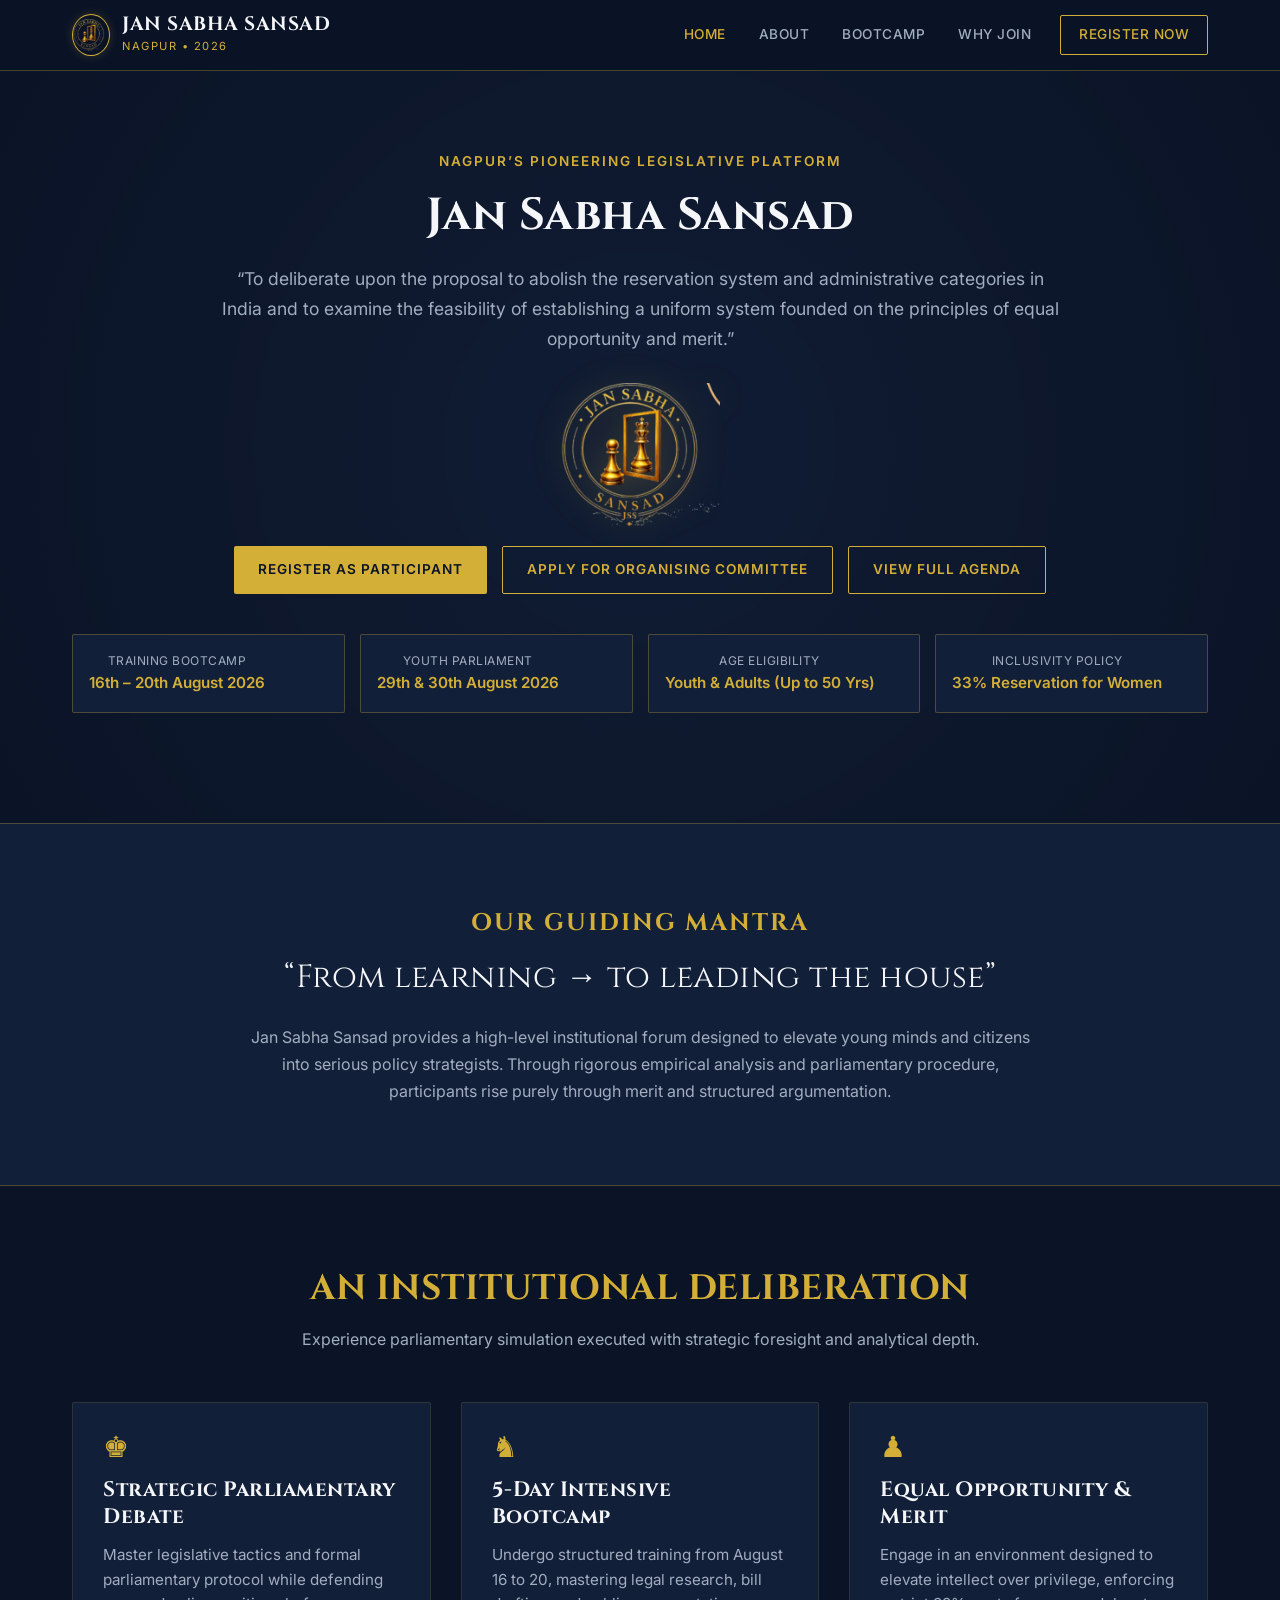
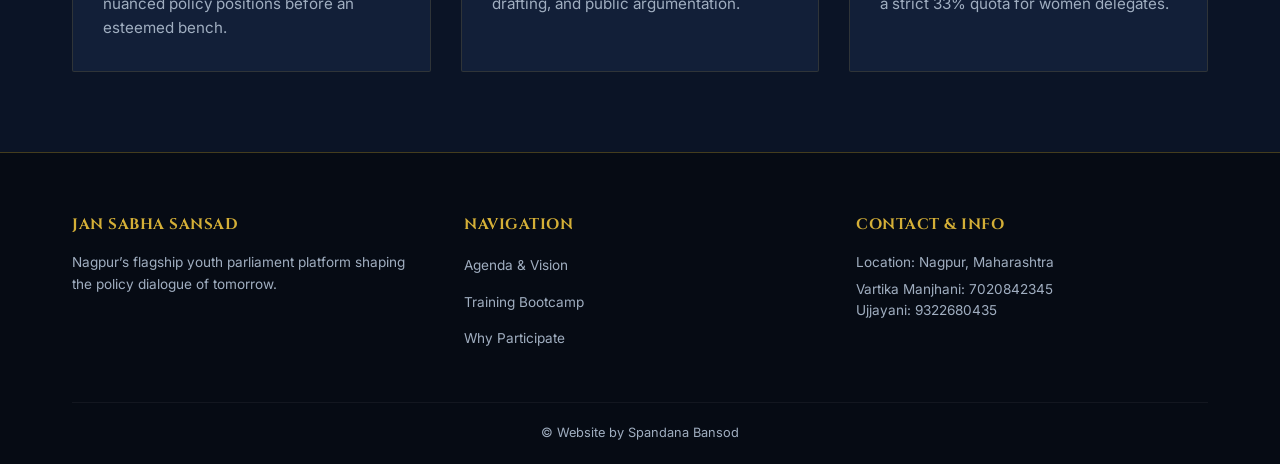
<file: index.html>
<!DOCTYPE html>
<html lang="en">
<head>
  <meta charset="UTF-8">
  <meta name="viewport" content="width=device-width, initial-scale=1.0">
  <title>Jan Sabha Sansad (JSS) | Flagship Youth Parliament</title>
  <link rel="stylesheet" href="css/styles.css">
  <link href="https://fonts.googleapis.com/css2?family=Cinzel:wght@500;700&family=Inter:wght@400;600&display=swap" rel="stylesheet">
</head>
<body>

<header>
  <div class="container nav-container">
    <div class="brand-logo">
      <div class="brand-icon">
        <img src="images\image-removebg-preview.png" alt="Jan Sabha Sansad Logo" class="brand-img">
    </div>
      <div class="brand-text">
        <h1>JAN SABHA SANSAD</h1>
        <span>Nagpur • 2026</span>
        
      </div>
    </div>
    

    <button class="hamburger" aria-label="Toggle navigation menu" aria-expanded="false">
      <span class="hamburger-line"></span>
      <span class="hamburger-line"></span>
      <span class="hamburger-line"></span>
    </button>

    <ul class="nav-menu">
      <li><a href="index.html" class="nav-link">Home</a></li>
      <li><a href="about.html" class="nav-link">About</a></li>
      <li><a href="training.html" class="nav-link">Bootcamp</a></li>
      <li><a href="why-participate.html" class="nav-link">Why Join</a></li>
      <li><a href="https://docs.google.com/forms/d/e/1FAIpQLSc58LEBp6vYwB91PsTqLuGEHHHrVG1GE3CDFRbxHKaI1CBS5w/viewform?usp=header" target="_blank" rel="noopener" class="nav-link nav-cta">Register Now</a></li>
    </ul>
  </div>
</header>
<div id="navOverlay" class="nav-overlay"></div>

  <section class="section" style="text-align: center; background: radial-gradient(circle at center, rgba(18, 31, 56, 0.8) 0%, rgba(11, 20, 38, 1) 100%);">
    <div class="container">
      <p style="color: var(--gold-primary); letter-spacing: 2px; font-weight: 600; text-transform: uppercase; font-size: clamp(0.75rem, 2vw, 0.85rem); margin-bottom: 15px;">Nagpur’s Pioneering Legislative Platform</p>
      <h1 style="font-size: clamp(1.8rem, 5vw, 2.8rem); line-height: 1.25; max-width: 900px; margin: 0 auto 20px auto; color: var(--text-light);">
        Jan Sabha Sansad
      </h1>
      <p style="max-width: 850px; margin: 0 auto 30px auto; color: var(--text-muted); font-size: clamp(0.95rem, 2vw, 1.1rem); line-height: 1.7;">
        “To deliberate upon the proposal to abolish the reservation system and administrative categories in India and to examine the feasibility of establishing a uniform system founded on the principles of equal opportunity and merit.”
      </p>
      <div style="margin-bottom: 20px;">
  <img src="images\image-removebg-preview.png" alt="Jan Sabha Sansad Emblem" style="width: min(160px, 40vw); height: auto; margin: 0 auto; filter: drop-shadow(0 0 15px rgba(212, 175, 55, 0.3));">
</div>

      <div class="btn-group">
        <a href="https://docs.google.com/forms/d/e/1FAIpQLSc58LEBp6vYwB91PsTqLuGEHHHrVG1GE3CDFRbxHKaI1CBS5w/viewform?usp=header" target="_blank" rel="noopener" class="btn btn-gold">Register as Participant</a>
        <a href="https://forms.gle/Hen5eWdCSQggNxdBA" target="_blank" rel="noopener" class="btn btn-outline">Apply for Organising Committee</a>
        <a href="about.html" class="btn btn-outline">View Full Agenda</a>
      </div>

      <div class="badge-bar">
        <div class="badge">
          <div>
            <span class="badge-title">Training Bootcamp</span>
            <span class="badge-value">16th – 20th August 2026</span>
          </div>
        </div>
        <div class="badge">
          <div>
            <span class="badge-title">Youth Parliament</span>
            <span class="badge-value">29th & 30th August 2026</span>
          </div>
        </div>
        <div class="badge">
          <div>
            <span class="badge-title">Age Eligibility</span>
            <span class="badge-value">Youth & Adults (Up to 50 Yrs)</span>
          </div>
        </div>
        <div class="badge">
          <div>
            <span class="badge-title">Inclusivity Policy</span>
            <span class="badge-value">33% Reservation for Women</span>
          </div>
        </div>
      </div>
    </div>
  </section>

  <section class="section" style="background: var(--bg-card); border-top: 1px solid var(--border-gold); border-bottom: 1px solid var(--border-gold);">
    <div class="container" style="text-align: center;">
      <h2 style="color: var(--gold-primary); font-size: clamp(1.2rem, 3vw, 1.5rem); letter-spacing: 2px; text-transform: uppercase; margin-bottom: 10px;">Our Guiding Mantra</h2>
      <p class="serif-text" style="font-size: clamp(1.4rem, 4vw, 2rem); color: var(--text-light); margin-bottom: 20px;">“From learning → to leading the house”</p>
      <p style="max-width: 800px; margin: 0 auto; color: var(--text-muted); font-size: clamp(0.9rem, 2vw, 1rem); line-height: 1.7;">
        Jan Sabha Sansad provides a high-level institutional forum designed to elevate young minds and citizens into serious policy strategists. Through rigorous empirical analysis and parliamentary procedure, participants rise purely through merit and structured argumentation.
      </p>
    </div>
  </section>

  <section class="section">
    <div class="container">
      <h2 class="section-title">An Institutional Deliberation</h2>
      <p class="section-subtitle">Experience parliamentary simulation executed with strategic foresight and analytical depth.</p>

      <div class="card-grid">
        <div class="card">
          <div class="card-icon">♚</div>
          <h3>Strategic Parliamentary Debate</h3>
          <p>Master legislative tactics and formal parliamentary protocol while defending nuanced policy positions before an esteemed bench.</p>
        </div>
        <div class="card">
          <div class="card-icon">♞</div>
          <h3>5-Day Intensive Bootcamp</h3>
          <p>Undergo structured training from August 16 to 20, mastering legal research, bill drafting, and public argumentation.</p>
        </div>
        <div class="card">
          <div class="card-icon">♟</div>
          <h3>Equal Opportunity & Merit</h3>
          <p>Engage in an environment designed to elevate intellect over privilege, enforcing a strict 33% quota for women delegates.</p>
        </div>
      </div>
    </div>
  </section>

  <footer>
    <div class="container">
      <div class="footer-grid">
        <div class="footer-col">
          <h4>Jan Sabha Sansad</h4>
          <p style="color: var(--text-muted); font-size: 0.85rem;">Nagpur’s flagship youth parliament platform shaping the policy dialogue of tomorrow.</p>
        </div>
        <div class="footer-col">
          <h4>Navigation</h4>
          <ul class="footer-links">
            <li><a href="about.html">Agenda & Vision</a></li>
            <li><a href="training.html">Training Bootcamp</a></li>
            <li><a href="why-participate.html">Why Participate</a></li>
          </ul>
        </div>
        <div class="footer-col">
          <h4>Contact & Info</h4>
          <p style="color: var(--text-muted); font-size: 0.85rem; margin-bottom: 5px;">Location: Nagpur, Maharashtra</p>
          <p style="color: var(--text-muted); font-size: 0.85rem;">Vartika Manjhani: 7020842345</p>
          <p style="color: var(--text-muted); font-size: 0.85rem;">Ujjayani: 9322680435</p>

</p>

        </div>
      </div>
      <div class="copyright">
        &copy; Website by Spandana Bansod
      </div>
    </div>
  </footer>

  <script src="js/main.js"></script>
</body>
</html>
</file>
<file: css/styles.css>
/* ==========================================================================
   Jan Sabha Sansad (JSS) - Global Institutional Stylesheet (Fully Responsive)
   ========================================================================== */

:root {
  --bg-dark: #0b1426;
  --bg-card: #121f38;
  --bg-card-hover: #182846;
  --gold-primary: #d4af37;
  --gold-secondary: #c9a227;
  --gold-muted: rgba(212, 175, 55, 0.15);
  --text-light: #f4f6f9;
  --text-muted: #a0aec0;
  --border-gold: rgba(212, 175, 55, 0.3);
  --font-serif: "Cinzel", "Playfair Display", Georgia, serif;
  --font-sans: "Inter", -apple-system, BlinkMacSystemFont, "Segoe UI", Roboto, sans-serif;
  --transition: all 0.3s cubic-bezier(0.16, 1, 0.3, 1);
}

* {
  box-sizing: border-box;
  margin: 0;
  padding: 0;
}

html {
  scroll-behavior: smooth;
}

body {
  background-color: var(--bg-dark);
  color: var(--text-light);
  font-family: var(--font-sans);
  line-height: 1.6;
  position: relative;
  width: 100%;
  min-height: 100vh;
}

/* Subtly Textured Background with Pattern Motif */
body::before {
  content: "";
  position: fixed;
  top: 0;
  left: 0;
  width: 100%;
  height: 100%;
  background-image: radial-gradient(rgba(212, 175, 55, 0.05) 1px, transparent 0);
  background-size: clamp(20px, 4vw, 32px) clamp(20px, 4vw, 32px);
  pointer-events: none;
  z-index: -1;
}

h1, h2, h3, h4, .serif-text {
  font-family: var(--font-serif);
  letter-spacing: 0.5px;
  overflow-wrap: break-word;
  word-wrap: break-word;
  hyphens: auto;
}

a {
  color: inherit;
  text-decoration: none;
}

img {
  max-width: 100%;
  height: auto;
  display: block;
}

/* Layout Helpers */
.container {
  width: 100%;
  max-width: 1200px;
  margin: 0 auto;
  padding: 0 clamp(16px, 4vw, 32px);
}

.section {
  padding: clamp(40px, 8vw, 80px) 0;
}

.section-title {
  font-size: clamp(1.5rem, 4vw, 2.2rem);
  color: var(--gold-primary);
  text-align: center;
  margin-bottom: 15px;
  position: relative;
  text-transform: uppercase;
  line-height: 1.3;
}

.section-subtitle {
  text-align: center;
  color: var(--text-muted);
  max-width: 700px;
  margin: 0 auto clamp(30px, 5vw, 50px) auto;
  font-size: clamp(0.9rem, 2vw, 1rem);
  line-height: 1.6;
}

/* Header & Navigation */
header {
  background: rgba(11, 20, 38, 0.95);
  backdrop-filter: blur(10px);
  -webkit-backdrop-filter: blur(10px);
  border-bottom: 1px solid var(--border-gold);
  position: sticky;
  top: 0;
  z-index: 1000;
  width: 100%;
}

.nav-container {
  display: flex;
  justify-content: space-between;
  align-items: center;
  min-height: 70px;
  padding-top: 10px;
  padding-bottom: 10px;
}

.brand-logo {
  display: flex;
  align-items: center;
  gap: 12px;
  z-index: 1001;
}

.brand-icon {
  width: 38px;
  height: 38px;
  display: flex;
  align-items: center;
  justify-content: center;
  color: var(--gold-primary);
  font-family: var(--font-serif);
  font-weight: bold;
  font-size: 1.1rem;
  flex-shrink: 0;
}

.brand-text h1 {
  font-size: clamp(1rem, 2.5vw, 1.2rem);
  color: var(--text-light);
  line-height: 1.1;
  white-space: nowrap;
}

.brand-text span {
  font-size: 0.7rem;
  color: var(--gold-primary);
  letter-spacing: 1.5px;
  text-transform: uppercase;
  display: block;
  margin-top: 2px;
}

.nav-menu {
  display: flex;
  align-items: center;
  gap: clamp(12px, 2vw, 25px);
  list-style: none;
}

.nav-link {
  font-size: 0.85rem;
  font-weight: 500;
  color: var(--text-muted);
  transition: var(--transition);
  text-transform: uppercase;
  letter-spacing: 0.5px;
  padding: 8px 4px;
  display: inline-block;
}

.nav-link:hover, .nav-link.active {
  color: var(--gold-primary);
}

.nav-cta {
  border: 1px solid var(--gold-primary);
  padding: 8px 18px;
  color: var(--gold-primary) !important;
  border-radius: 2px;
  white-space: nowrap;
}

.nav-cta:hover {
  background: var(--gold-primary);
  color: var(--bg-dark) !important;
}

/* Hamburger Menu Button */
.hamburger {
  display: none;
  background: transparent;
  border: none;
  cursor: pointer;
  padding: 10px;
  z-index: 1001;
  flex-direction: column;
  justify-content: space-around;
  width: 44px;
  height: 44px;
}

.hamburger-line {
  width: 24px;
  height: 2px;
  background-color: var(--gold-primary);
  transition: var(--transition);
  margin: 0 auto;
}

/* Hamburger Animation States */
.hamburger.active .hamburger-line:nth-child(1) {
  transform: translateY(7px) rotate(45deg);
}

.hamburger.active .hamburger-line:nth-child(2) {
  opacity: 0;
}

.hamburger.active .hamburger-line:nth-child(3) {
  transform: translateY(-7px) rotate(-45deg);
}

/* Buttons & Touch Targets */
.btn {
  display: inline-flex;
  align-items: center;
  justify-content: center;
  min-height: 48px;
  padding: 12px 24px;
  font-weight: 600;
  text-transform: uppercase;
  letter-spacing: 1px;
  font-size: 0.85rem;
  border-radius: 2px;
  transition: var(--transition);
  cursor: pointer;
  border: none;
  text-align: center;
  width: auto;
}

.btn-gold {
  background: var(--gold-primary);
  color: var(--bg-dark);
}

.btn-gold:hover, .btn-gold:focus-visible {
  background: #e5be3b;
  box-shadow: 0 0 15px rgba(212, 175, 55, 0.4);
}

.btn-outline {
  background: transparent;
  color: var(--gold-primary);
  border: 1px solid var(--gold-primary);
}

.btn-outline:hover, .btn-outline:focus-visible {
  background: var(--gold-muted);
}

.btn-group {
  display: flex;
  gap: 15px;
  justify-content: center;
  margin-bottom: 40px;
  flex-wrap: wrap;
}

/* Badges & Highlights */
.badge-bar {
  display: grid;
  grid-template-columns: repeat(auto-fit, minmax(220px, 1fr));
  gap: 15px;
  margin: 30px 0;
  width: 100%;
}

.badge {
  background: var(--bg-card);
  border: 1px solid var(--border-gold);
  padding: 16px;
  display: flex;
  align-items: center;
  gap: 12px;
  border-radius: 2px;
  width: 100%;
}

.badge-title {
  font-size: 0.75rem;
  color: var(--text-muted);
  text-transform: uppercase;
  display: block;
  letter-spacing: 0.5px;
}

.badge-value {
  font-size: 0.95rem;
  color: var(--gold-primary);
  font-weight: 600;
  word-break: break-word;
}

/* Feature & Layout Cards */
.card-grid {
  display: grid;
  grid-template-columns: repeat(auto-fit, minmax(min(100%, 300px), 1fr));
  gap: clamp(20px, 3vw, 30px);
  width: 100%;
}

.card {
  background: var(--bg-card);
  border: 1px solid rgba(212, 175, 55, 0.15);
  padding: clamp(20px, 4vw, 30px);
  border-radius: 2px;
  transition: var(--transition);
  position: relative;
  display: flex;
  flex-direction: column;
  word-break: break-word;
}

.card:hover {
  border-color: var(--gold-primary);
  transform: translateY(-4px);
  background: var(--bg-card-hover);
}

.card-icon {
  font-size: 1.8rem;
  color: var(--gold-primary);
  margin-bottom: 15px;
  line-height: 1;
}

.card h3 {
  font-size: clamp(1.1rem, 2.5vw, 1.3rem);
  margin-bottom: 12px;
  color: var(--text-light);
  line-height: 1.3;
}

.card p {
  color: var(--text-muted);
  font-size: 0.95rem;
  line-height: 1.6;
}

/* Secretariat / Team Section */
.team-grid {
  display: grid;
  grid-template-columns: repeat(auto-fit, minmax(min(100%, 220px), 1fr));
  gap: clamp(20px, 3vw, 30px);
  margin-top: 30px;
  width: 100%;
}

.member-card {
  background: var(--bg-card);
  border: 1px solid var(--border-gold);
  padding: clamp(20px, 3vw, 25px);
  text-align: center;
  border-radius: 2px;
  transition: var(--transition);
  display: flex;
  flex-direction: column;
  align-items: center;
}

.member-card:hover {
  border-color: var(--gold-primary);
  transform: translateY(-4px);
  background: var(--bg-card-hover);
}

.member-photo {
  width: 110px;
  height: 110px;
  border-radius: 50%;
  object-fit: cover;
  border: 2px solid var(--gold-primary);
  margin-bottom: 15px;
  background-color: var(--bg-dark);
  flex-shrink: 0;
}

.member-name {
  font-family: var(--font-serif);
  font-size: clamp(1.05rem, 2vw, 1.2rem);
  color: var(--text-light);
  margin-bottom: 5px;
  word-break: break-word;
}

.member-role {
  color: var(--gold-primary);
  font-size: 0.8rem;
  text-transform: uppercase;
  letter-spacing: 1px;
  font-weight: 600;
}

/* Blockquotes */
.quote-box {
  background: var(--bg-card);
  border-left: 4px solid var(--gold-primary);
  padding: clamp(20px, 4vw, 30px);
  margin-bottom: clamp(30px, 5vw, 50px);
  word-break: break-word;
}

.quote-box blockquote {
  font-size: clamp(1rem, 2.5vw, 1.15rem);
  font-style: italic;
  color: var(--text-light);
  line-height: 1.6;
}

/* Responsive Table Wrapper */
.table-responsive {
  width: 100%;
  overflow-x: auto;
  -webkit-overflow-scrolling: touch;
  margin-bottom: 30px;
  border: 1px solid var(--border-gold);
}

table {
  width: 100%;
  border-collapse: collapse;
  text-align: left;
  min-width: 500px;
}

th, td {
  padding: 12px 16px;
  border-bottom: 1px solid rgba(212, 175, 55, 0.15);
  font-size: 0.9rem;
}

th {
  background: var(--bg-card);
  color: var(--gold-primary);
  text-transform: uppercase;
  font-family: var(--font-serif);
  letter-spacing: 0.5px;
}

td {
  color: var(--text-muted);
}

/* Footer */
footer {
  background: #060b14;
  border-top: 1px solid var(--border-gold);
  padding: clamp(40px, 6vw, 60px) 0 20px 0;
  width: 100%;
}

.footer-grid {
  display: grid;
  grid-template-columns: repeat(auto-fit, minmax(min(100%, 220px), 1fr));
  gap: clamp(30px, 4vw, 40px);
  margin-bottom: 40px;
}

.footer-col h4 {
  color: var(--gold-primary);
  font-size: 0.95rem;
  margin-bottom: 15px;
  text-transform: uppercase;
  letter-spacing: 0.5px;
}

.footer-links {
  list-style: none;
}

.footer-links li {
  margin-bottom: 10px;
}

.footer-links a {
  color: var(--text-muted);
  font-size: 0.85rem;
  transition: var(--transition);
  display: inline-block;
  padding: 2px 0;
}

.footer-links a:hover {
  color: var(--gold-primary);
}

.copyright {
  text-align: center;
  border-top: 1px solid rgba(255, 255, 255, 0.05);
  padding-top: 20px;
  font-size: 0.8rem;
  color: var(--text-muted);
}

/* ==========================================================================
   Responsive Media Queries
   ========================================================================== */

/* Tablet / Mobile Navigation Breakpoint */
@media (max-width: 868px) {
  .hamburger {
    display: flex;
  }

  .nav-menu {
    position: fixed;
    top: 0;
    right: -100%;
    width: 80%;
    max-width: 320px;
    height: 100vh;
    background: var(--bg-dark);
    border-left: 1px solid var(--border-gold);
    flex-direction: column;
    justify-content: center;
    align-items: stretch;
    padding: 80px 30px 40px 30px;
    gap: 15px;
    transition: right 0.35s cubic-bezier(0.16, 1, 0.3, 1);
    box-shadow: -10px 0 30px rgba(0, 0, 0, 0.7);
    z-index: 1000;
  }

  .nav-menu.active {
    right: 0;
  }

  .nav-link {
    font-size: 1rem;
    padding: 12px 0;
    border-bottom: 1px solid rgba(212, 175, 55, 0.1);
    width: 100%;
  }

  .nav-cta {
    margin-top: 15px;
    text-align: center;
    padding: 12px;
  }

  /* Overlay behind mobile menu */
  .nav-overlay {
    position: fixed;
    top: 0;
    left: 0;
    width: 100%;
    height: 100vh;
    background: rgba(0, 0, 0, 0.7);
    backdrop-filter: blur(4px);
    opacity: 0;
    pointer-events: none;
    transition: opacity 0.3s ease;
    z-index: 999;
  }

  .nav-overlay.active {
    opacity: 1;
    pointer-events: auto;
  }
}

/* Mobile Screens Adjustments */
@media (max-width: 576px) {
  .btn-group {
    flex-direction: column;
    width: 100%;
  }

  .btn {
    width: 100%;
  }

  .brand-text h1 {
    font-size: 0.95rem;
  }

  .brand-text span {
    font-size: 0.65rem;
  }

  .brand-icon {
    width: 32px;
    height: 32px;
    font-size: 0.95rem;
  }
}

/* ==========================================================================
   Hamburger Button & Mobile Navigation Drawer
   ========================================================================== */

/* Hamburger Button Icon */
.hamburger {
  display: none; /* Shown via media query below */
  position: relative; /* CRITICAL: Enables z-index so clicks are registered */
  z-index: 1002;
  background: transparent;
  border: none;
  cursor: pointer;
  padding: 8px;
  flex-direction: column;
  justify-content: space-around;
  width: 44px;
  height: 44px;
  -webkit-tap-highlight-color: transparent;
}

.hamburger-line {
  width: 24px;
  height: 2px;
  background-color: var(--gold-primary, #d4af37);
  transition: transform 0.3s ease, opacity 0.3s ease;
  border-radius: 2px;
  display: block;
}

/* Morph lines into an 'X' when menu is open */
.hamburger.active .hamburger-line:nth-child(1) {
  transform: translateY(8px) rotate(45deg);
}

.hamburger.active .hamburger-line:nth-child(2) {
  opacity: 0;
}

.hamburger.active .hamburger-line:nth-child(3) {
  transform: translateY(-8px) rotate(-45deg);
}

/* Mobile Drawer Overlay */
.nav-overlay {
  position: fixed;
  top: 0;
  left: 0;
  width: 100vw;
  height: 100vh;
  background: rgba(0, 0, 0, 0.75);
  backdrop-filter: blur(4px);
  -webkit-backdrop-filter: blur(4px);
  opacity: 0;
  visibility: hidden;
  transition: opacity 0.3s ease, visibility 0.3s ease;
  z-index: 999;
}

.nav-overlay.active {
  opacity: 1;
  visibility: visible;
}

/* Mobile Layout Breakpoint */
@media (max-width: 868px) {
  .hamburger {
    display: flex;
  }

  .nav-menu {
    position: fixed;
    top: 0;
    right: -100%;
    width: 80%;
    max-width: 300px;
    height: 100vh;
    background: var(--bg-dark, #0b1426);
    border-left: 1px solid var(--border-gold, rgba(212, 175, 55, 0.3));
    flex-direction: column;
    justify-content: center;
    align-items: stretch;
    padding: 80px 30px 40px 30px;
    gap: 20px;
    transition: right 0.35s cubic-bezier(0.16, 1, 0.3, 1);
    box-shadow: -10px 0 30px rgba(0, 0, 0, 0.8);
    z-index: 1000;
  }

  .nav-menu.active {
    right: 0 !important;
  }
}

/* ==========================================================================
   Logo & Header Brand Image Styling
   ========================================================================== */

.brand-logo {
  display: flex;
  align-items: center;
  gap: 12px;
  z-index: 1001;
}

.brand-img {
  width: 42px;
  height: 42px;
  object-fit: contain;
  border-radius: 50%;
  border: 1px solid var(--gold-primary, #d4af37);
  flex-shrink: 0;
  box-shadow: 0 0 10px rgba(212, 175, 55, 0.2);
  transition: transform 0.3s ease;
}

.brand-logo:hover .brand-img {
  transform: scale(1.05);
}

/* Mobile scaling for header logo */
@media (max-width: 576px) {
  .brand-img {
    width: 36px;
    height: 36px;
  }
}

/* ==========================================================================
   Meet Your Mentor Section
   ========================================================================== */

.mentor-section {
  padding: clamp(50px, 8vw, 90px) 0;
  text-align: center;
}

.mentor-card {
  max-width: 650px;
  margin: 0 auto;
  padding: clamp(30px, 5vw, 45px);
  display: flex;
  flex-direction: column;
  align-items: center;
  justify-content: center;
  text-align: center;
}

.mentor-image-wrapper {
  margin-bottom: 25px;
  display: flex;
  justify-content: center;
  align-items: center;
  width: 100%;
}

.mentor-img {
  width: clamp(140px, 25vw, 180px);
  height: clamp(140px, 25vw, 180px);
  border-radius: 50%;
  object-fit: cover;
  border: 3px solid var(--gold-primary, #d4af37);
  box-shadow: 0 0 20px rgba(212, 175, 55, 0.25);
  margin: 0 auto;
}

.mentor-title {
  color: var(--gold-primary, #d4af37);
  font-size: 0.85rem;
  text-transform: uppercase;
  letter-spacing: 1.5px;
  margin-bottom: 8px;
  font-weight: 600;
}

.mentor-name {
  font-size: clamp(1.3rem, 3vw, 1.8rem);
  margin-bottom: 15px;
  color: var(--text-light, #f4f6f9);
}

.mentor-bio {
  color: var(--text-muted, #a0aec0);
  font-size: clamp(0.95rem, 2vw, 1.05rem);
  line-height: 1.7;
  max-width: 550px;
  margin: 0 auto;
}
</file>
